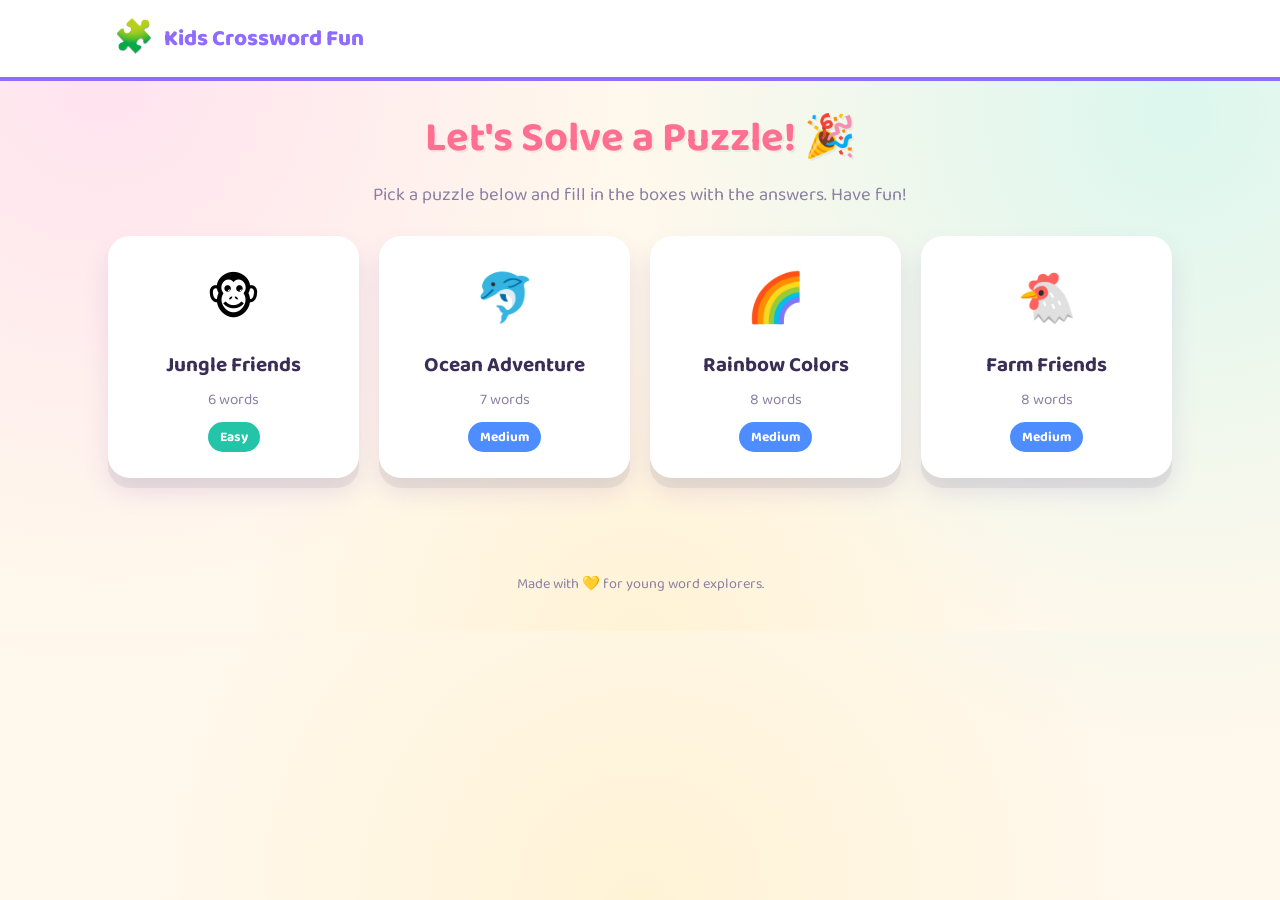
<file: kids-crossword/index.html>
<!DOCTYPE html>
<html lang="en">
<head>
<meta charset="UTF-8" />
<meta name="viewport" content="width=device-width, initial-scale=1.0" />
<title>Kids Crossword Fun</title>
<meta name="description" content="A colorful, easy crossword puzzle game made for kids." />
<link rel="preconnect" href="https://fonts.googleapis.com">
<link rel="preconnect" href="https://fonts.gstatic.com" crossorigin>
<link href="https://fonts.googleapis.com/css2?family=Baloo+2:wght@500;700;800&display=swap" rel="stylesheet">
<link rel="stylesheet" href="styles.css" />
<link rel="icon" href="data:image/svg+xml,<svg xmlns=%22http://www.w3.org/2000/svg%22 viewBox=%220 0 100 100%22><text y=%22.9em%22 font-size=%2290%22>🧩</text></svg>">
</head>
<body>

<header class="site-header">
  <div class="header-inner">
    <button id="homeBtn" class="logo-btn" aria-label="Go to puzzle picker">
      <span class="logo-emoji">🧩</span>
      <span class="logo-text">Kids Crossword Fun</span>
    </button>
    <div id="statsBar" class="stats-bar hidden">
      <span class="stat">⏱️ <span id="timerDisplay">0:00</span></span>
      <span class="stat">⭐ <span id="scoreDisplay">0%</span></span>
    </div>
  </div>
</header>

<main>

  <!-- PUZZLE PICKER SCREEN -->
  <section id="pickerScreen" class="screen">
    <div class="hero">
      <h1>Let's Solve a Puzzle! 🎉</h1>
      <p>Pick a puzzle below and fill in the boxes with the answers. Have fun!</p>
    </div>
    <div id="puzzleGrid" class="puzzle-cards"></div>
  </section>

  <!-- GAME SCREEN -->
  <section id="gameScreen" class="screen hidden">
    <div class="game-toolbar">
      <button id="backBtn" class="btn btn-ghost">⬅️ Puzzles</button>
      <h2 id="gameTitle" class="game-title"></h2>
      <button id="dirToggleBtn" class="btn btn-ghost" title="Switch between Across and Down">🔀 <span id="dirLabel">Across</span></button>
    </div>

    <div class="game-area">
      <div class="board-wrap">
        <div id="crosswordGrid" class="crossword-grid" role="grid" aria-label="Crossword grid"></div>

        <div class="action-row">
          <button id="checkBtn" class="btn btn-primary">✅ Check</button>
          <button id="hintBtn" class="btn btn-secondary">💡 Reveal Letter</button>
          <button id="revealWordBtn" class="btn btn-secondary">🔎 Reveal Word</button>
          <button id="clearBtn" class="btn btn-ghost">🧹 Clear</button>
        </div>
        <p id="feedbackMsg" class="feedback-msg" aria-live="polite"></p>
      </div>

      <div class="clues-wrap">
        <div class="clue-col">
          <h3>➡️ Across</h3>
          <ul id="acrossClues" class="clue-list"></ul>
        </div>
        <div class="clue-col">
          <h3>⬇️ Down</h3>
          <ul id="downClues" class="clue-list"></ul>
        </div>
      </div>
    </div>
  </section>

</main>

<footer class="site-footer">
  <p>Made with 💛 for young word explorers.</p>
</footer>

<!-- WIN MODAL -->
<div id="winModal" class="modal hidden" role="dialog" aria-modal="true" aria-labelledby="winTitle">
  <div class="modal-card">
    <div class="confetti" aria-hidden="true"></div>
    <h2 id="winTitle">🎉 You Did It! 🎉</h2>
    <p id="winMsg">You solved the whole puzzle. Great job!</p>
    <div class="modal-actions">
      <button id="playAgainBtn" class="btn btn-primary">🔁 Play Again</button>
      <button id="nextPuzzleBtn" class="btn btn-secondary">➡️ Next Puzzle</button>
    </div>
  </div>
</div>

<script src="script.js"></script>
</body>
</html>
</file>
<file: kids-crossword/styles.css>
:root {
  --bg: #fff8ec;
  --panel: #ffffff;
  --ink: #3a2e56;
  --muted: #8a80a3;
  --pink: #ff6f91;
  --yellow: #ffc93c;
  --teal: #23c4a7;
  --blue: #4d8dff;
  --purple: #8e6cff;
  --green-ok: #35c46f;
  --red-bad: #ff5a5f;
  --cell-border: #d8cdee;
  --radius-lg: 22px;
  --radius-md: 14px;
  --shadow: 0 10px 0 rgba(0,0,0,0.06), 0 14px 24px rgba(120,90,190,0.15);
  font-size: 16px;
}

* { box-sizing: border-box; }

html, body {
  margin: 0;
  padding: 0;
  min-height: 100%;
  background:
    radial-gradient(circle at 8% 12%, #ffe3ef 0%, transparent 40%),
    radial-gradient(circle at 92% 18%, #dcf7ee 0%, transparent 42%),
    radial-gradient(circle at 50% 100%, #fff3d6 0%, transparent 45%),
    var(--bg);
  color: var(--ink);
  font-family: 'Baloo 2', 'Comic Sans MS', 'Trebuchet MS', system-ui, sans-serif;
}

.hidden { display: none !important; }

/* Header */
.site-header {
  position: sticky;
  top: 0;
  z-index: 10;
  background: var(--panel);
  border-bottom: 4px solid var(--purple);
}
.header-inner {
  max-width: 1100px;
  margin: 0 auto;
  padding: 12px 18px;
  display: flex;
  align-items: center;
  justify-content: space-between;
  gap: 12px;
  flex-wrap: wrap;
}
.logo-btn {
  display: flex;
  align-items: center;
  gap: 10px;
  background: none;
  border: none;
  cursor: pointer;
  font-family: inherit;
}
.logo-emoji { font-size: 2rem; }
.logo-text {
  font-weight: 800;
  font-size: 1.4rem;
  color: var(--purple);
}
.stats-bar {
  display: flex;
  gap: 16px;
  font-weight: 700;
}
.stats-bar .stat {
  background: #f4f0ff;
  border-radius: 999px;
  padding: 6px 14px;
  font-size: 1rem;
}

main {
  max-width: 1100px;
  margin: 0 auto;
  padding: 24px 18px 60px;
}

/* Hero / picker */
.hero {
  text-align: center;
  margin-bottom: 26px;
}
.hero h1 {
  font-size: clamp(1.8rem, 4vw, 2.6rem);
  margin: 0 0 8px;
  color: var(--pink);
  text-shadow: 2px 2px 0 rgba(0,0,0,0.05);
}
.hero p {
  color: var(--muted);
  font-size: 1.15rem;
  margin: 0;
}

.puzzle-cards {
  display: grid;
  grid-template-columns: repeat(auto-fit, minmax(230px, 1fr));
  gap: 20px;
}
.puzzle-card {
  background: var(--panel);
  border-radius: var(--radius-lg);
  padding: 22px;
  text-align: center;
  cursor: pointer;
  border: 4px solid transparent;
  box-shadow: var(--shadow);
  transition: transform .15s ease, border-color .15s ease;
  font-family: inherit;
}
.puzzle-card:hover, .puzzle-card:focus-visible {
  transform: translateY(-4px) scale(1.02);
  border-color: var(--yellow);
  outline: none;
}
.puzzle-card .card-emoji {
  font-size: 3rem;
  display: block;
  margin-bottom: 10px;
}
.puzzle-card h3 {
  margin: 0 0 6px;
  font-size: 1.3rem;
  color: var(--ink);
}
.puzzle-card .card-meta {
  color: var(--muted);
  font-size: 0.95rem;
  margin-bottom: 10px;
}
.badge {
  display: inline-block;
  padding: 4px 12px;
  border-radius: 999px;
  font-size: 0.85rem;
  font-weight: 700;
  color: #fff;
}
.badge.easy { background: var(--teal); }
.badge.medium { background: var(--blue); }
.badge.done {
  background: var(--green-ok);
  margin-left: 6px;
}

/* Game toolbar */
.game-toolbar {
  display: flex;
  align-items: center;
  justify-content: space-between;
  gap: 12px;
  flex-wrap: wrap;
  margin-bottom: 18px;
}
.game-title {
  margin: 0;
  font-size: 1.5rem;
  color: var(--purple);
  text-align: center;
  flex: 1;
}

.btn {
  font-family: inherit;
  font-weight: 700;
  font-size: 1rem;
  border: none;
  border-radius: 999px;
  padding: 10px 18px;
  cursor: pointer;
  box-shadow: 0 4px 0 rgba(0,0,0,0.12);
  transition: transform .1s ease, box-shadow .1s ease;
  white-space: nowrap;
}
.btn:active {
  transform: translateY(3px);
  box-shadow: 0 1px 0 rgba(0,0,0,0.12);
}
.btn-primary { background: var(--teal); color: #fff; }
.btn-secondary { background: var(--yellow); color: #4a3600; }
.btn-ghost { background: #f0ebff; color: var(--purple); }

/* Game area layout */
.game-area {
  display: grid;
  grid-template-columns: minmax(0, 1.3fr) minmax(240px, 0.9fr);
  gap: 26px;
  align-items: start;
}
@media (max-width: 800px) {
  .game-area { grid-template-columns: 1fr; }
}

.board-wrap {
  background: var(--panel);
  border-radius: var(--radius-lg);
  padding: 18px;
  box-shadow: var(--shadow);
}

.crossword-grid {
  display: inline-grid;
  gap: 4px;
  margin: 0 auto 16px;
  justify-content: center;
}

.cw-cell {
  position: relative;
  width: clamp(34px, 8vw, 52px);
  height: clamp(34px, 8vw, 52px);
  background: var(--panel);
}
.cw-cell.black {
  background: transparent;
}

.cw-cell input {
  width: 100%;
  height: 100%;
  border: 2px solid var(--cell-border);
  border-radius: 8px;
  text-align: center;
  font-family: inherit;
  font-weight: 800;
  font-size: clamp(1rem, 3.6vw, 1.4rem);
  text-transform: uppercase;
  background: #fffef9;
  color: var(--ink);
  padding: 0;
  caret-color: transparent;
}
.cw-cell input:focus {
  outline: none;
  border-color: var(--pink);
  background: #fff0f5;
}
.cw-cell input.in-word {
  background: #f3f0ff;
  border-color: #cabdf7;
}
.cw-cell input.active-cell {
  background: #ffe9a8;
  border-color: var(--yellow);
}
.cw-cell input.correct {
  background: #e3fbec;
  border-color: var(--green-ok);
  color: #1c8a4c;
}
.cw-cell input.incorrect {
  background: #ffe6e7;
  border-color: var(--red-bad);
  color: #c22;
  animation: shake 0.3s;
}
.cw-cell input.revealed {
  background: #e7f0ff;
  border-color: var(--blue);
  color: #2255cc;
}
@keyframes shake {
  0%, 100% { transform: translateX(0); }
  25% { transform: translateX(-4px); }
  75% { transform: translateX(4px); }
}

.cw-num {
  position: absolute;
  top: 1px;
  left: 4px;
  font-size: 0.6rem;
  font-weight: 700;
  color: var(--muted);
  pointer-events: none;
  z-index: 2;
}

.action-row {
  display: flex;
  flex-wrap: wrap;
  gap: 10px;
  justify-content: center;
  margin-top: 10px;
}

.feedback-msg {
  text-align: center;
  font-weight: 700;
  min-height: 1.4em;
  margin: 10px 0 0;
  color: var(--purple);
}

/* Clues */
.clues-wrap {
  display: grid;
  grid-template-columns: 1fr 1fr;
  gap: 14px;
}
@media (max-width: 520px) {
  .clues-wrap { grid-template-columns: 1fr; }
}
.clue-col {
  background: var(--panel);
  border-radius: var(--radius-md);
  padding: 14px;
  box-shadow: var(--shadow);
}
.clue-col h3 {
  margin: 0 0 8px;
  font-size: 1.05rem;
  color: var(--blue);
}
.clue-list {
  list-style: none;
  margin: 0;
  padding: 0;
  display: flex;
  flex-direction: column;
  gap: 6px;
  max-height: 320px;
  overflow-y: auto;
}
.clue-list li button {
  width: 100%;
  text-align: left;
  background: #f7f5ff;
  border: 2px solid transparent;
  border-radius: 10px;
  padding: 8px 10px;
  font-family: inherit;
  font-size: 0.92rem;
  cursor: pointer;
  color: var(--ink);
}
.clue-list li button:hover {
  border-color: var(--yellow);
}
.clue-list li button.active {
  background: #fff2c2;
  border-color: var(--yellow);
  font-weight: 700;
}
.clue-list li button.solved {
  text-decoration: line-through;
  color: var(--muted);
  opacity: 0.75;
}
.clue-num {
  font-weight: 800;
  color: var(--pink);
  margin-right: 4px;
}

/* Footer */
.site-footer {
  text-align: center;
  color: var(--muted);
  padding: 20px;
  font-size: 0.9rem;
}

/* Modal */
.modal {
  position: fixed;
  inset: 0;
  background: rgba(60, 40, 90, 0.45);
  display: flex;
  align-items: center;
  justify-content: center;
  z-index: 50;
  padding: 20px;
}
.modal-card {
  position: relative;
  background: #fff;
  border-radius: var(--radius-lg);
  padding: 34px 30px;
  max-width: 380px;
  width: 100%;
  text-align: center;
  box-shadow: var(--shadow);
  overflow: hidden;
}
.modal-card h2 {
  margin: 0 0 10px;
  color: var(--pink);
  font-size: 1.6rem;
}
.modal-card p {
  color: var(--muted);
  margin: 0 0 20px;
}
.modal-actions {
  display: flex;
  gap: 10px;
  justify-content: center;
  flex-wrap: wrap;
}

.confetti {
  position: absolute;
  inset: 0;
  pointer-events: none;
  overflow: hidden;
}
.confetti::before, .confetti::after {
  content: "🎉 ⭐ 🎈 ✨ 🎊";
  position: absolute;
  font-size: 1.6rem;
  left: -10%;
  top: -40px;
  width: 120%;
  display: flex;
  justify-content: space-between;
  animation: fall 2.4s linear infinite;
  opacity: 0.9;
}
.confetti::after {
  animation-delay: 1.1s;
  left: 5%;
}
@keyframes fall {
  0% { transform: translateY(-40px) rotate(0deg); opacity: 1; }
  100% { transform: translateY(340px) rotate(180deg); opacity: 0; }
}
</file>
